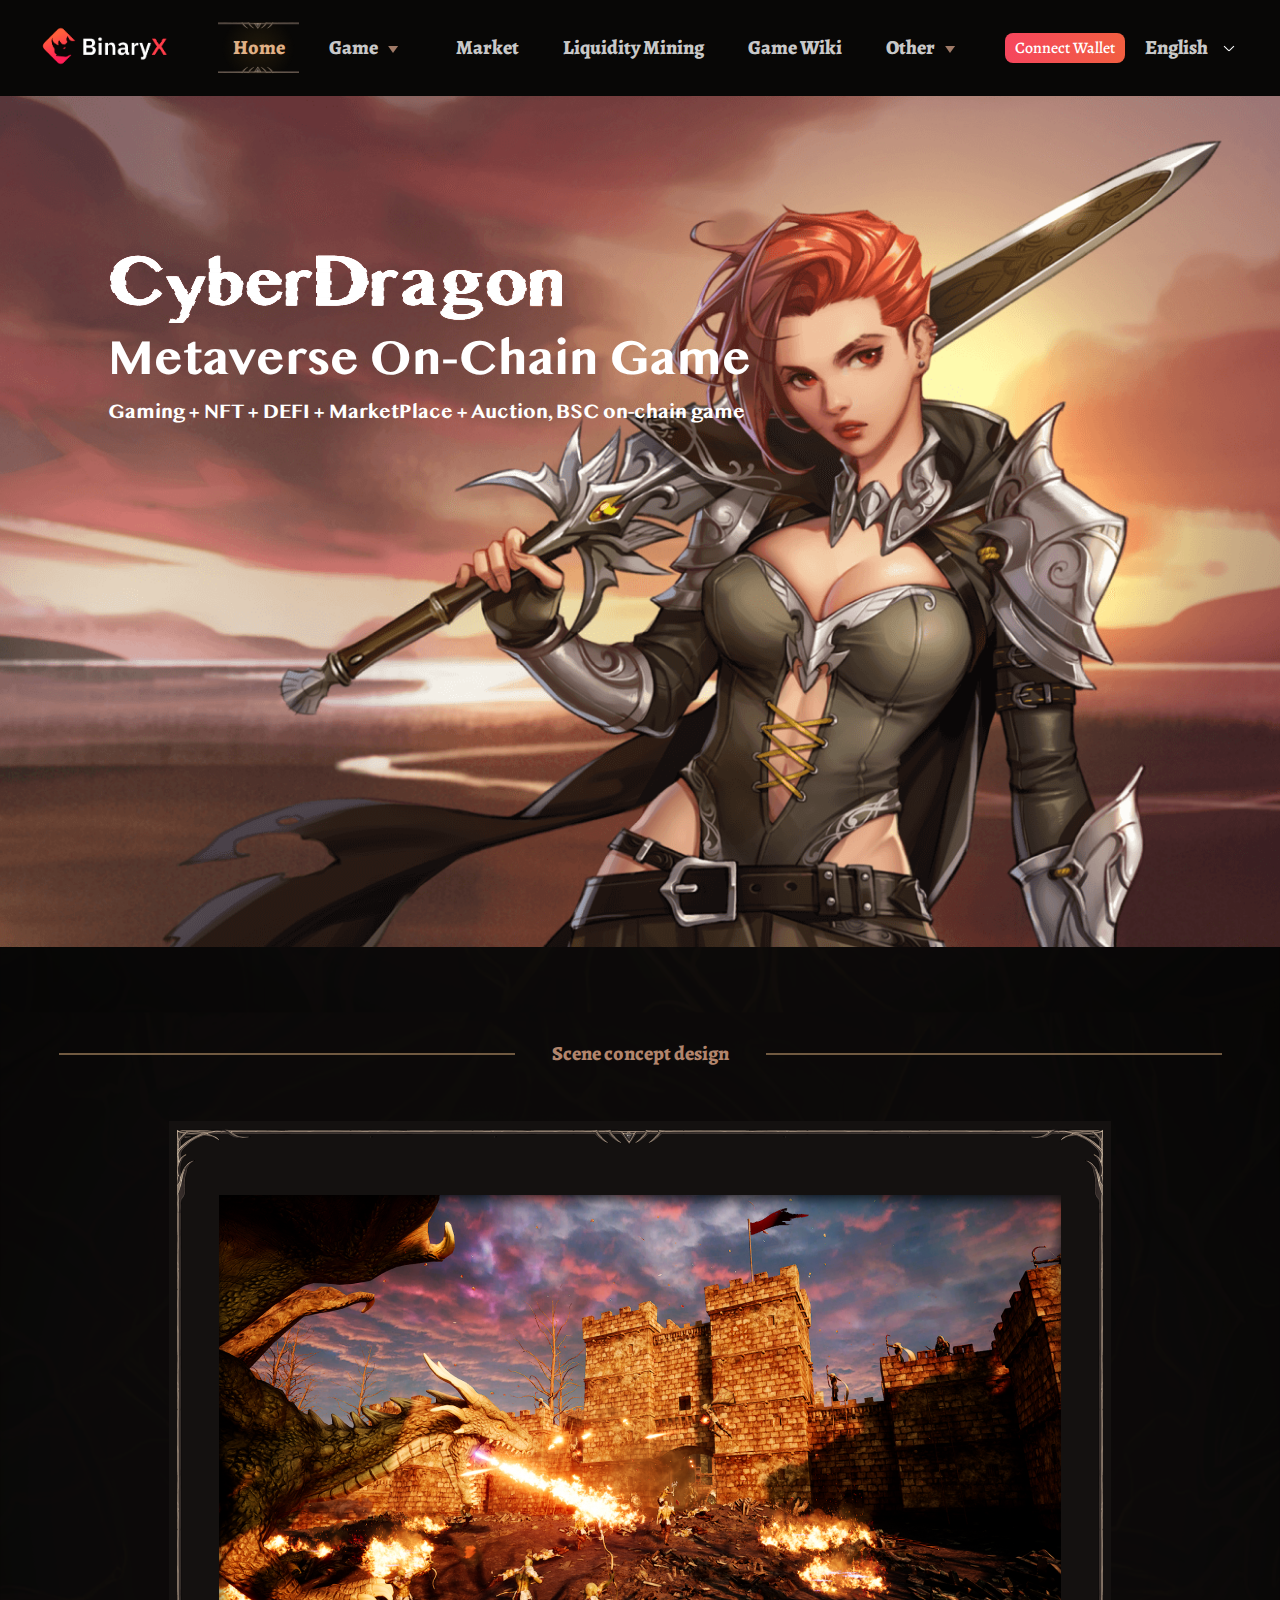
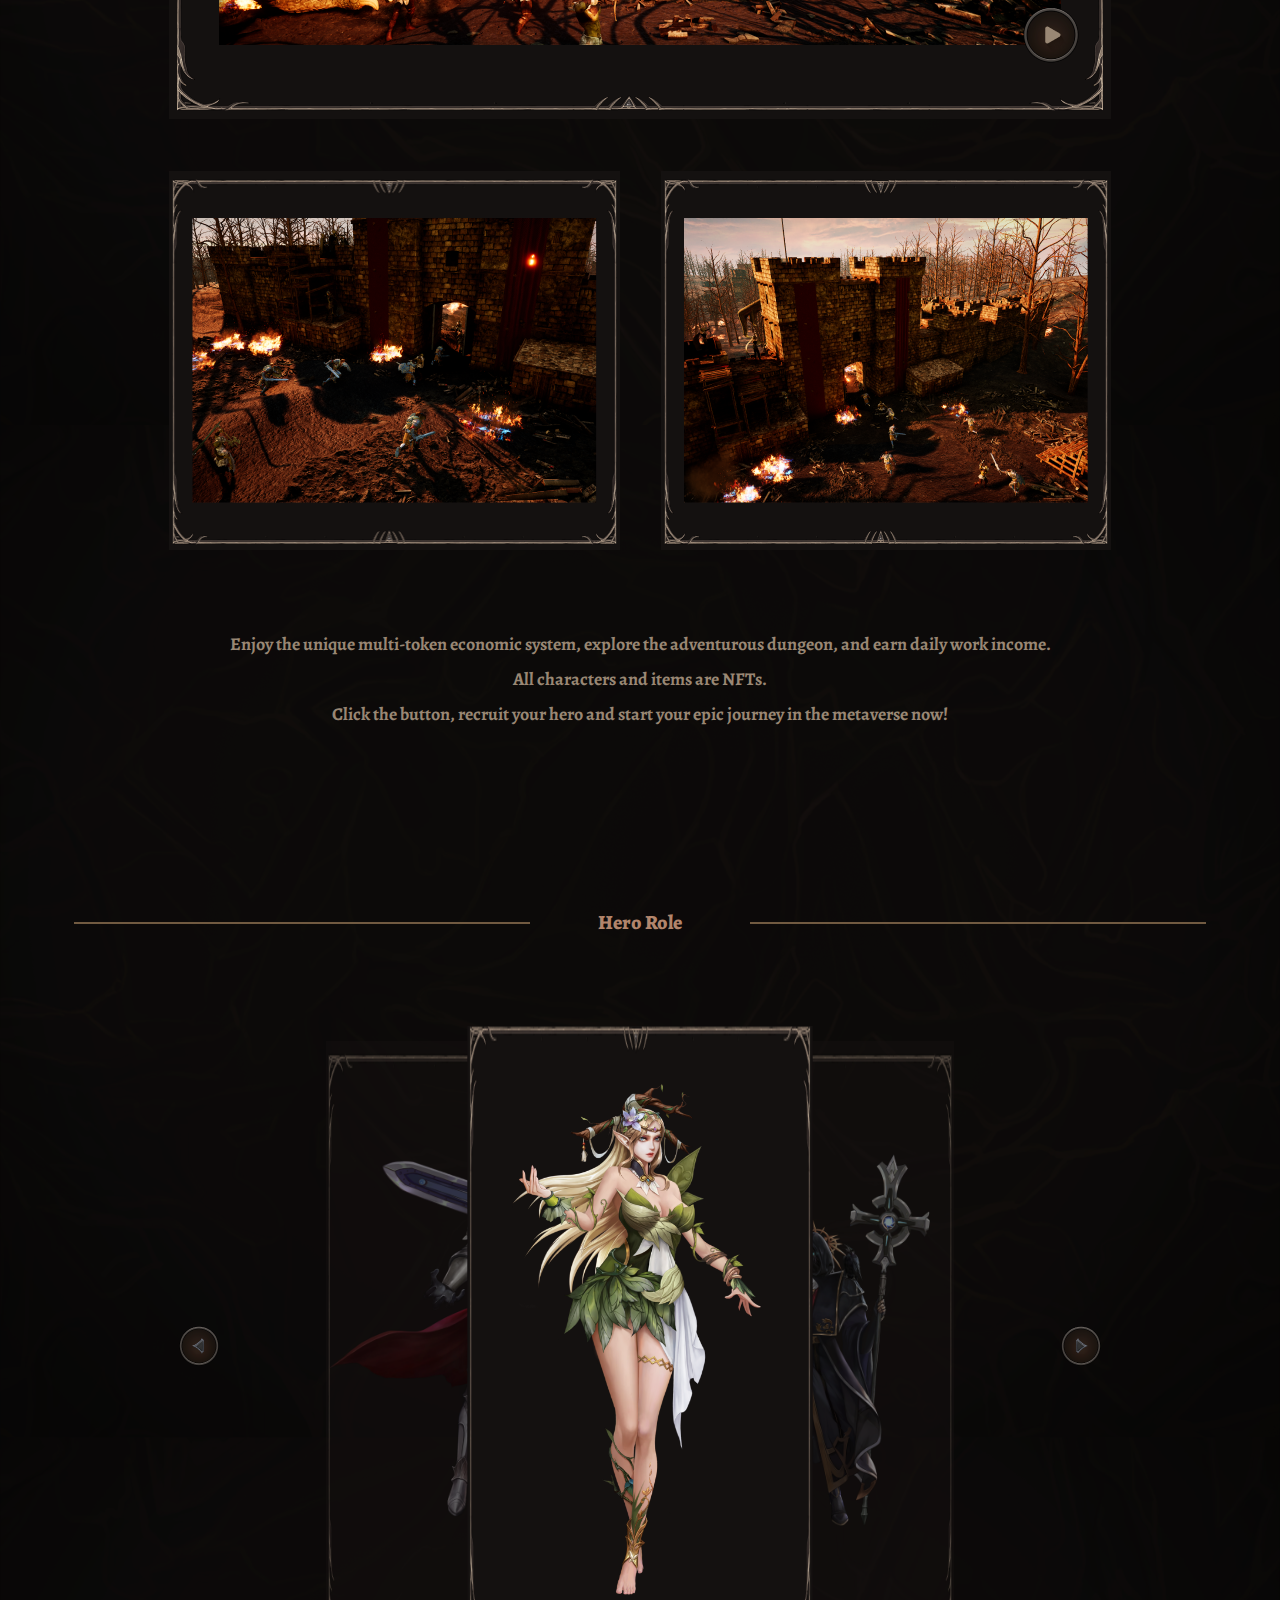
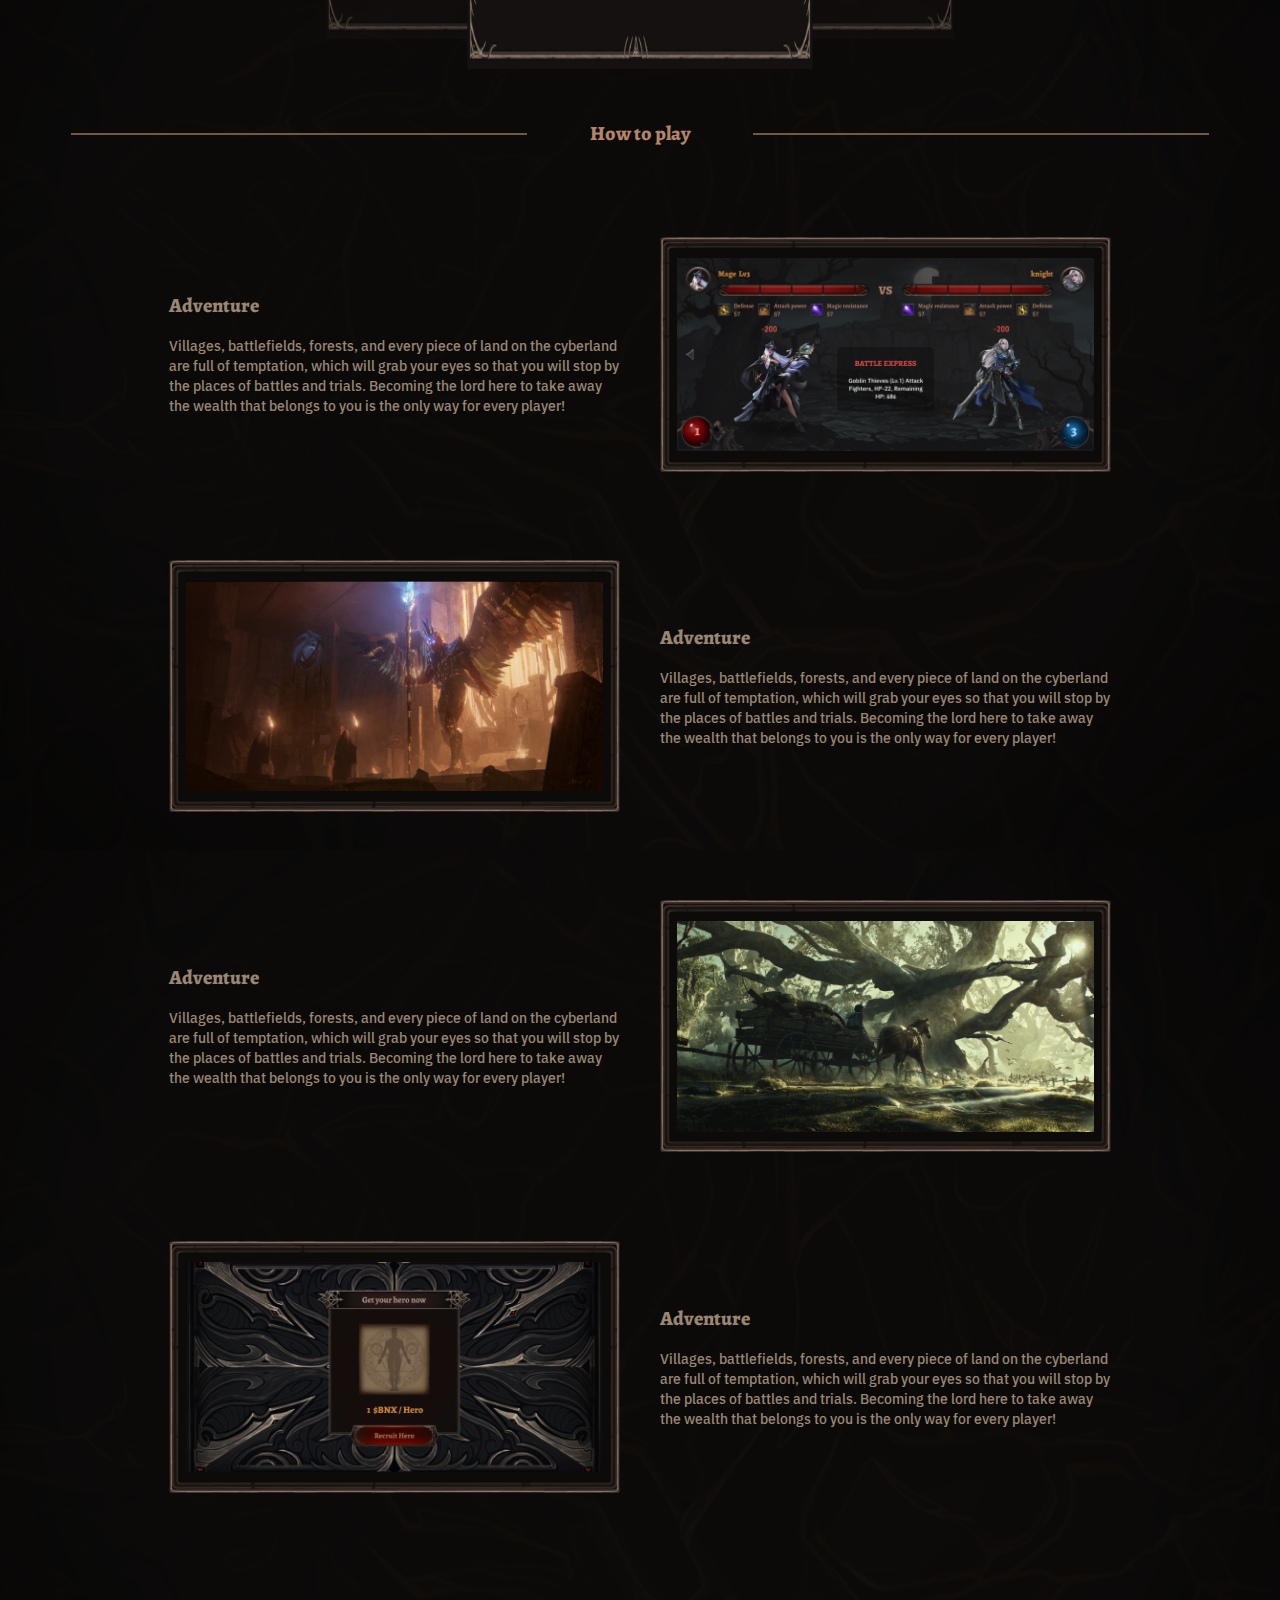
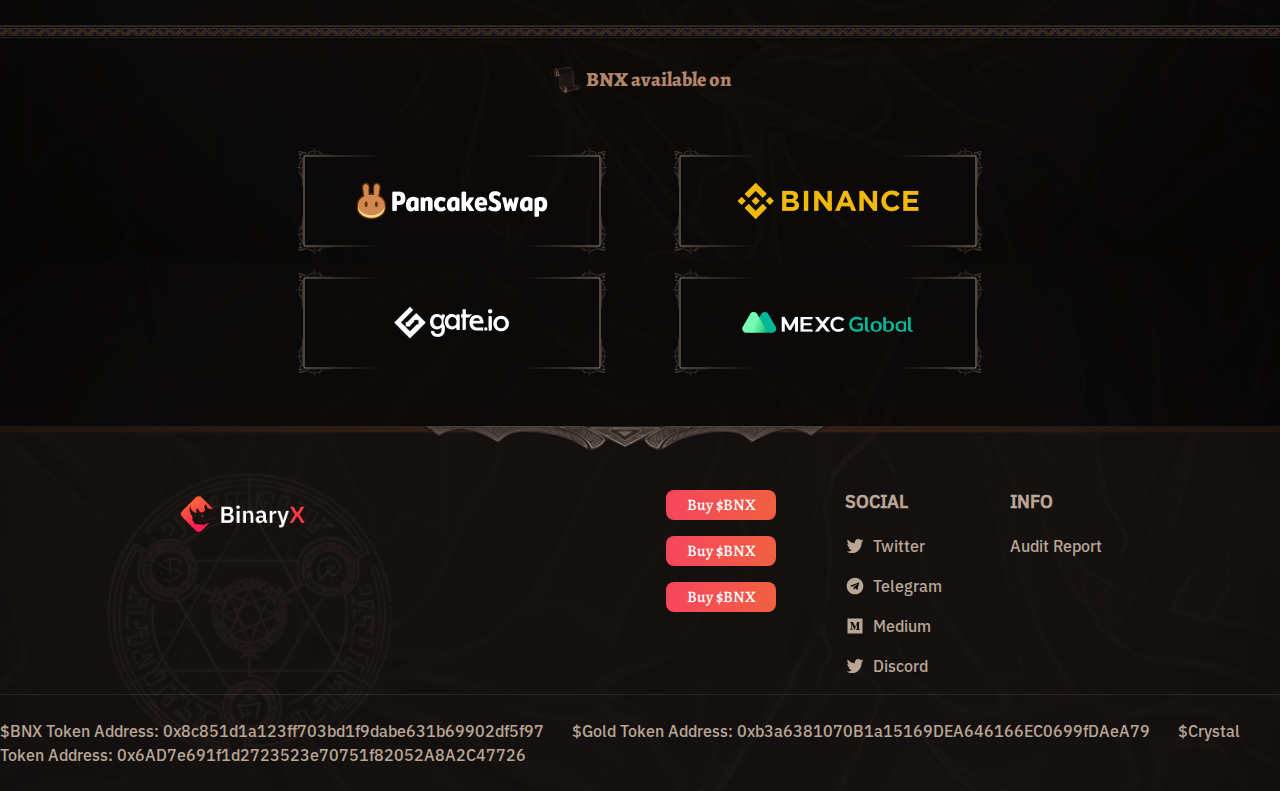
<file: index.html>
<!DOCTYPE html>
<html lang="en">

<head>
    <meta charset="UTF-8" />
    <meta http-equiv="X-UA-Compatible" content="IE=edge" />
    <meta name="viewport" content="width=device-width, initial-scale=1.0" />
    <title>BimareX</title>
    <link rel="apple-touch-icon" sizes="152x152" href="./icons/apple-touch-icon.png">
    <link rel="icon" type="image/png" sizes="32x32" href="./icons/favicon-32x32.png">
    <link rel="icon" type="image/png" sizes="16x16" href="./icons/favicon-16x16.png">
    <link rel="manifest" href="./icons/site.webmanifest">
    <link rel="mask-icon" href="./icons/safari-pinned-tab.svg" color="#5bbad5">
    <meta name="msapplication-TileColor" content="#da532c">
    <meta name="theme-color" content="#ffffff">
    <script src="https://cdn.jsdelivr.net/npm/swiper@8/swiper-bundle.min.js"></script>
    <link rel="stylesheet" href="./css/normalaze.css" />
    <link rel="stylesheet" href="https://cdn.jsdelivr.net/npm/swiper@8/swiper-bundle.min.css" />
    <link rel="stylesheet" href="./css/fonts.css" />
    <link rel="stylesheet" href="./css/style.css" />
    <link rel="stylesheet" href="./css/media.css">
</head>

<body>
    <header class="header">
        <div class="header-box">
            <div class="header__wrapper">
                <nav class="header_nav">
                    <div class="header__logo"><img src="./img/logo.png" alt="" /></div>
                    <ul class="menu">
                        <li class="menu__element is_active"> <a href="#q">Home</a> </li>
                        <li class="menu__element menu__elementDrop">
                            <div class="dropdown menu_dropdown"> <button class="dropdown__button">Game</button>
                                <ul class="dropdown__list"> <a href="./game.html">
                                        <li class="dropdown-item">CyberDragon</li>
                                    </a> <a href="./other/whitePaper.html">
                                        <li class="dropdown-item"> CyberChess</li>
                                    </a> </ul> <input type="text" name="select-category" value=""
                                    class="dropdown__input-hidden" />
                            </div>
                        </li>
                        <li class="menu__element"><a href="#">Market</a></li>
                        <li class="menu__element"><a href="./LiquidityMining.html">Liquidity Mining</a></li>
                        <li class="menu__element"><a href="#">Game Wiki</a></li>
                        <li class="menu__element menu__elementDrop">
                            <div class="dropdown menu_dropdown"> <button class="dropdown__button">Other</button>
                                <ul class="dropdown__list"> <a href="./other/dao.html">
                                        <li class="dropdown-item">DAO</li>
                                    </a> <a href="./other/whitePaper.html">
                                        <li class="dropdown-item"> White Paper </li>
                                    </a> </ul> <input type="text" name="select-category" value=""
                                    class="dropdown__input-hidden" />
                            </div>
                        </li>
                        <div class="close-menu"> <img src="./img/icons/closeI.png" alt="Close"> </div>
                    </ul>
                    <div class="header__article"> <button class="button">Connect Wallet</button>
                        <div class="dropdown"> <button class="dropdown__button inner__btn">English</button>
                            <ul class="dropdown__list">
                                <li class="dropdown__list-item" data-value="travel">English</li>
                                <li class="dropdown__list-item" data-value="lessons"> 繁體中文 </li>
                            </ul> <input type="text" name="select-category" value="" class="dropdown__input-hidden" />
                        </div>
                    </div>
                </nav>
                <div class="btn-icon" id="open_menu">Menu <img src="./img/icons/menuI.png" alt="#"></div>
            </div>
        </div>
        <div class="bg_activeM"> </div>
    </header>
    <main class="main">
        <section class="banner">
            <div class="container">
                <div class="banner__content"> <img src="./img/banner_img/banner_text.png" alt="#" />
                    <div class="banner__subtitle">Metaverse On-Chain Game</div>
                    <div class="bunner__text"> Gaming + NFT + DEFI + MarketPlace + Auction, BSC on-chain game </div>
                </div>
            </div>
        </section>
        <section class="scene">
            <div class="container">
                <div class="blockTitle">
                    <div class="blockTitle__line"></div>
                    <div class="blockTitle__text">Scene concept design</div>
                    <div class="blockTitle__line"></div>
                </div>
                <div class="content_box">
                    <div class="video">
                        <div class="video__img"> <img src="./img/scene/video_img.png" alt="#" />
                            <div class="video__play"> <img src="./img/scene/video_play.png" alt="#" /> </div>
                        </div>
                    </div>
                    <div class="scene__imeges">
                        <div class="scene__img"> <img src="./img/scene/photo1.png" alt="#" /> </div>
                        <div class="scene__img"> <img src="./img/scene/photo2.png" alt="#" /> </div>
                    </div>
                </div>
                <div class="scene__text">
                    <div> Enjoy the unique multi-token economic system, explore the adventurous dungeon, and earn daily
                        work income. </div>
                    <div>All characters and items are NFTs.</div>
                    <div> Click the button, recruit your hero and start your epic journey in the metaverse now! </div>
                </div>
            </div>
        </section>
        <section class="hero">
            <div class="container">
                <div class="blockTitle">
                    <div class="blockTitle__line"></div>
                    <div class="blockTitle__text">Hero Role</div>
                    <div class="blockTitle__line"></div>
                </div>
                <div class="swiper">
                    <div class="swiper-wrapper">
                        <div class="swiper-slide"> <img src="./img/slider/hero1.png" alt="hero" /> </div>
                        <div class="swiper-slide"> <img src="./img/slider/hero2.png" alt="hero" /> </div>
                        <div class="swiper-slide"> <img src="./img/slider/hero3.png" alt="hero" /> </div>
                        <div class="swiper-slide"> <img src="./img/slider/hero4.png" alt="hero" /> </div>
                        <div class="swiper-slide"> <img src="./img/slider/hero5.png" alt="hero" /> </div>
                        <div class="swiper-slide"> <img src="./img/slider/hero6.png" alt="hero" /> </div>
                        <div class="swiper-slide"> <img src="./img/slider/hero7.png" alt="hero" /> </div>
                        <div class="swiper-slide"> <img src="./img/slider/hero8.png" alt="hero" /> </div>
                    </div>
                    <div class="swiper-button-prev"> <img src="./img/slider/prev.png" alt="{" /> </div>
                    <div class="swiper-button-next"> <img src="./img/slider/next.png" alt="}" /> </div>
                </div>
            </div>
        </section>
        <section class="toPlay">
            <div class="container">
                <div class="blockTitle">
                    <div class="blockTitle__line"></div>
                    <div class="blockTitle__text">How to play</div>
                    <div class="blockTitle__line"></div>
                </div>
                <div class="toPlay__wrapper">
                    <div class="toPlay-box">
                        <div class="toPlay-box__text">
                            <h3 class="toPlay-box__title">Adventure</h3> Villages, battlefields, forests, and every
                            piece of land on the cyberland are full of temptation, which will grab your eyes so that you
                            will stop by the places of battles and trials. Becoming the lord here to take away the
                            wealth that belongs to you is the only way for every player!
                        </div>
                        <div class="toPlay-box__img"> <img src="./img/howToPlay/1.png" alt="#" /> </div>
                    </div>
                    <div class="toPlay-box">
                        <div class="toPlay-box__img"> <img src="./img/howToPlay/2.png" alt="#" /> </div>
                        <div class="toPlay-box__text">
                            <h3 class="toPlay-box__title">Adventure</h3> Villages, battlefields, forests, and every
                            piece of land on the cyberland are full of temptation, which will grab your eyes so that you
                            will stop by the places of battles and trials. Becoming the lord here to take away the
                            wealth that belongs to you is the only way for every player!
                        </div>
                    </div>
                    <div class="toPlay-box">
                        <div class="toPlay-box__text">
                            <h3 class="toPlay-box__title">Adventure</h3> Villages, battlefields, forests, and every
                            piece of land on the cyberland are full of temptation, which will grab your eyes so that you
                            will stop by the places of battles and trials. Becoming the lord here to take away the
                            wealth that belongs to you is the only way for every player!
                        </div>
                        <div class="toPlay-box__img"> <img src="./img/howToPlay/3.png" alt="#" /> </div>
                    </div>
                    <div class="toPlay-box">
                        <div class="toPlay-box__img"> <img src="./img/howToPlay/4.png" alt="#" /> </div>
                        <div class="toPlay-box__text">
                            <h3 class="toPlay-box__title">Adventure</h3> Villages, battlefields, forests, and every
                            piece of land on the cyberland are full of temptation, which will grab your eyes so that you
                            will stop by the places of battles and trials. Becoming the lord here to take away the
                            wealth that belongs to you is the only way for every player!
                        </div>
                    </div>
                </div>
            </div>
        </section>
        <section class="BNX">
            <div class="container">
                <div class="blockTitle__text">BNX available on</div>
                <div class="BNX__wrapper"> <a href="#" class="BNX__button"><img src="./img/BNX/1.png" alt="#" /></a> <a
                        href="#" class="BNX__button"><img src="./img/BNX/2.png" alt="#" /></a> </div>
                <div class="BNX__wrapper"> <a href="#" class="BNX__button"><img src="./img/BNX/3.png" alt="#" /></a> <a
                        href="#" class="BNX__button"><img src="./img/BNX/4.png" alt="#" /></a> </div>
                </ </div>
        </section>
    </main>
    <footer class="footer">
        <div class="container">
            <div class="footer__top">
                <div class="header__logo"><img src="./img/logo.png" alt="" /></div>
                <div class="footer__media">
                    <div class="footer__btns"> <button class="button">Buy $BNX</button><button class="button">Buy
                            $BNX</button><button class="button">Buy $BNX</button> </div>
                    <div class="footer__socialNetwork">
                        <div class="footer__title"> SOCIAL </div>
                        <ul class="socialNet">
                            <li class="socialNet__i"><a href="#"><img src="./img/icons/twitter.svg"
                                        alt=""><span>Twitter</span></a> </li>
                            <li class="socialNet__i"><a href="#"><img src="./img/icons/telegram.svg"
                                        alt=""><span>Telegram</span></a> </li>
                            <li class="socialNet__i"><a href="#"><img src="./img/icons/medium.svg"
                                        alt=""><span>Medium</span></a></li>
                            <li class="socialNet__i"><a href="#"><img src="./img/icons/discord.svg"
                                        alt=""><span>Discord</span></a> </li>
                        </ul>
                    </div>
                    <div class="footer__info">
                        <div class="footer__title"> INFO </div>
                        <ul class="socialNet">
                            <li class="socialNet__i"><a href="#"><span>Audit Report</span></a></li>
                        </ul>
                    </div>
                </div>
            </div>
            <div class="footer__bottom"> <span> $BNX Token Address: 0x8c851d1a123ff703bd1f9dabe631b69902df5f97 </span>
                <span> $Gold Token Address: 0xb3a6381070B1a15169DEA646166EC0699fDAeA79</span> <span> $Crystal Token
                    Address: 0x6AD7e691f1d2723523e70751f82052A8A2C47726 </span> </div>
        </div>
    </footer>
    <script src="./js/script.js"></script>
</body>

</html>
</file>
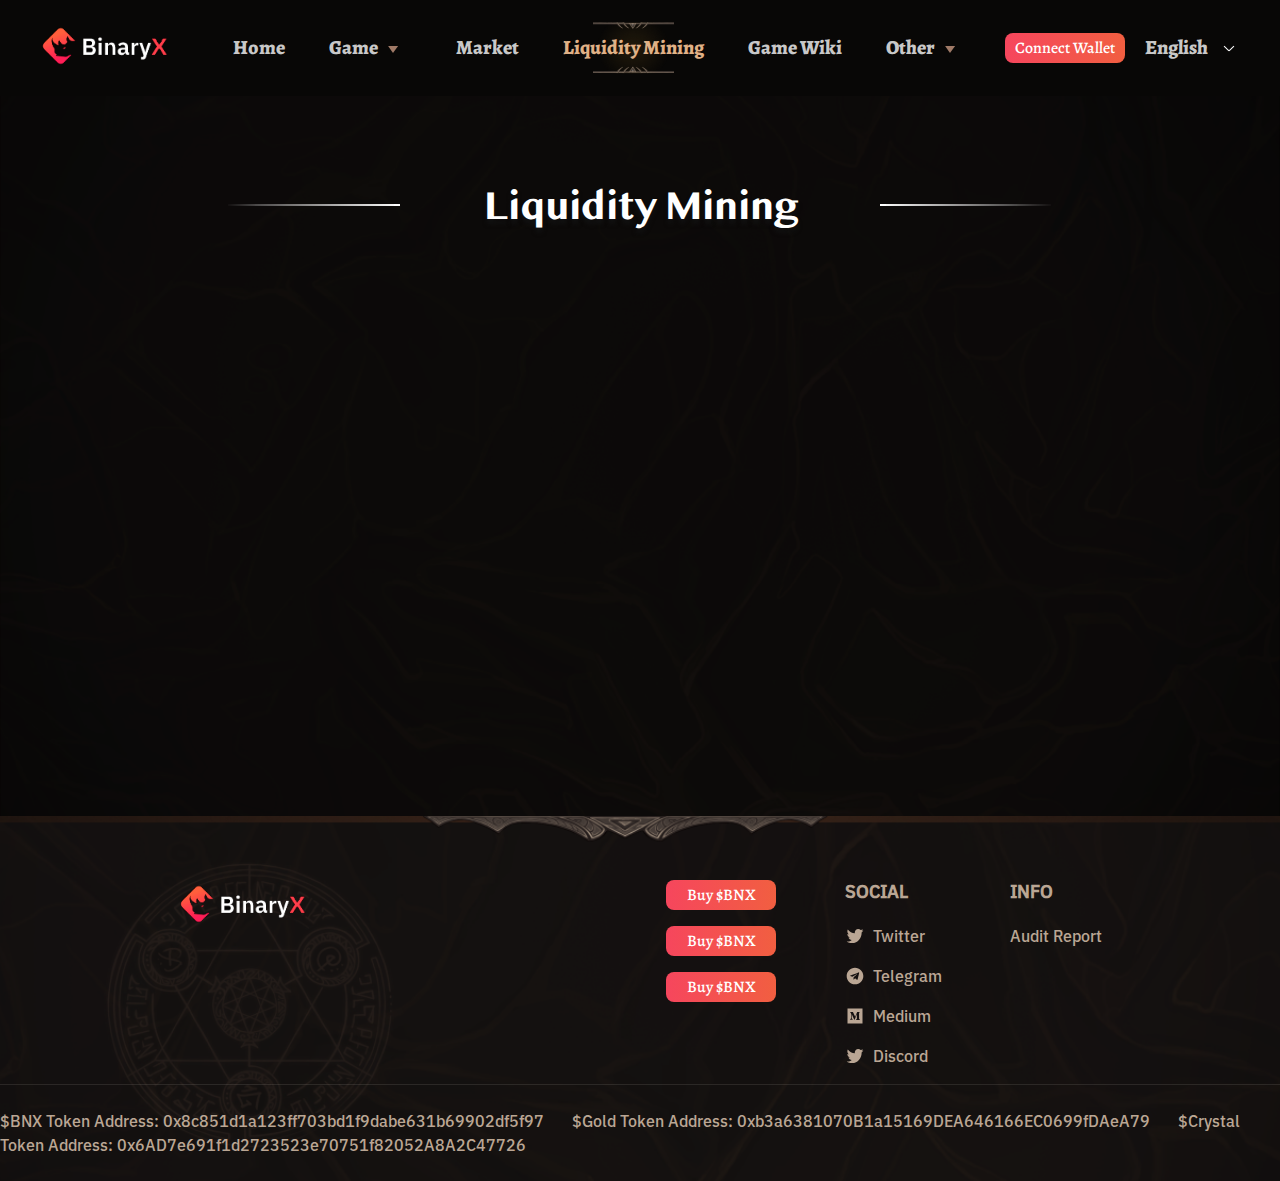
<file: LiquidityMining.html>
<!DOCTYPE html>
<html lang="en">

<head>
    <meta charset="UTF-8">
    <meta http-equiv="X-UA-Compatible" content="IE=edge">
    <meta name="viewport" content="width=device-width,initial-scale=1">
    <title>BimareX</title>
    <link rel="apple-touch-icon" sizes="152x152" href="./icons/apple-touch-icon.png">
    <link rel="icon" type="image/png" sizes="32x32" href="./icons/favicon-32x32.png">
    <link rel="icon" type="image/png" sizes="16x16" href="./icons/favicon-16x16.png">
    <link rel="manifest" href="./icons/site.webmanifest">
    <link rel="mask-icon" href="./icons/safari-pinned-tab.svg" color="#5bbad5">
    <meta name="msapplication-TileColor" content="#da532c">
    <meta name="theme-color" content="#ffffff">
    <script src="https://cdn.jsdelivr.net/npm/swiper@8/swiper-bundle.min.js"></script>
    <link rel="stylesheet" href="./css/normalaze.css">
    <link rel="stylesheet" href="https://cdn.jsdelivr.net/npm/swiper@8/swiper-bundle.min.css">
    <link rel="stylesheet" href="./css/fonts.css">
    <link rel="stylesheet" href="./css/style.css">
    <link rel="stylesheet" href="./css/media.css">
</head>

<body>
    <header class="header">
        <div class="header-box">
            <div class="header__wrapper">
                <nav class="header_nav">
                    <div class="header__logo"><img src="./img/logo.png" alt=""></div>
                    <ul class="menu">
                        <li class="menu__element"><a href="./index.html">Home</a></li>
                        <li class="menu__element menu__elementDrop">
                            <div class="dropdown menu_dropdown"><button class="dropdown__button">Game</button>
                                <ul class="dropdown__list"><a href="./game.html">
                                        <li class="dropdown-item">CyberDragon</li>
                                    </a><a href="#">
                                        <li class="dropdown-item">CyberChess</li>
                                    </a></ul><input name="select-category" class="dropdown__input-hidden">
                            </div>
                        </li>
                        <li class="menu__element"><a href="#">Market</a></li>
                        <li class="menu__element is_active"><a href="#">Liquidity Mining</a></li>
                        <li class="menu__element"><a href="#">Game Wiki</a></li>
                        <li class="menu__element menu__elementDrop">
                            <div class="dropdown menu_dropdown"><button class="dropdown__button">Other</button>
                                <ul class="dropdown__list"><a href="./other/dao.html">
                                        <li class="dropdown-item">DAO</li>
                                    </a><a href="./other/whitePaper.html">
                                        <li class="dropdown-item">White Paper</li>
                                    </a></ul><input name="select-category" class="dropdown__input-hidden">
                            </div>
                        </li>
                        <div class="close-menu"><img src="./img/icons/closeI.png" alt="Close"></div>
                    </ul>
                    <div class="header__article"><button class="button">Connect Wallet</button>
                        <div class="dropdown"><button class="dropdown__button inner__btn">English</button>
                            <ul class="dropdown__list">
                                <li class="dropdown__list-item" data-value="travel">English</li>
                                <li class="dropdown__list-item" data-value="lessons">繁體中文</li>
                            </ul><input name="select-category" class="dropdown__input-hidden">
                        </div>
                    </div>
                </nav>
                <div class="btn-icon" id="open_menu">Menu <img src="./img/icons/menuI.png" alt="#"></div>
            </div>
        </div>
        <div class="bg_activeM"></div>
    </header>
    <main class="main">
        <section class="title">
            <div class="container">
                <div class="title__wrapper">
                    <div class="title__line left_line"></div><span class="title__class">Liquidity Mining</span>
                    <div class="title__line right_line"></div>
                </div>
            </div>
        </section>
    </main>
    <footer class="footer">
        <div class="container">
            <div class="footer__top">
                <div class="header__logo"><img src="./img/logo.png" alt=""></div>
                <div class="footer__media">
                    <div class="footer__btns"><button class="button">Buy $BNX</button><button class="button">Buy
                            $BNX</button><button class="button">Buy $BNX</button></div>
                    <div class="footer__socialNetwork">
                        <div class="footer__title">SOCIAL</div>
                        <ul class="socialNet">
                            <li class="socialNet__i"><a href="#"><img src="./img/icons/twitter.svg"
                                        alt=""><span>Twitter</span></a></li>
                            <li class="socialNet__i"><a href="#"><img src="./img/icons/telegram.svg"
                                        alt=""><span>Telegram</span></a></li>
                            <li class="socialNet__i"><a href="#"><img src="./img/icons/medium.svg"
                                        alt=""><span>Medium</span></a></li>
                            <li class="socialNet__i"><a href="#"><img src="./img/icons/discord.svg"
                                        alt=""><span>Discord</span></a></li>
                        </ul>
                    </div>
                    <div class="footer__info">
                        <div class="footer__title">INFO</div>
                        <ul class="socialNet">
                            <li class="socialNet__i"><a href="#"><span>Audit Report</span></a></li>
                        </ul>
                    </div>
                </div>
            </div>
            <div class="footer__bottom"><span>$BNX Token Address: 0x8c851d1a123ff703bd1f9dabe631b69902df5f97
                </span><span>$Gold Token Address: 0xb3a6381070B1a15169DEA646166EC0699fDAeA79</span> <span>$Crystal Token
                    Address: 0x6AD7e691f1d2723523e70751f82052A8A2C47726</span></div>
        </div>
    </footer>
    <script src="./js/script.js"></script>
</body>

</html>
</file>
<file: css/normalaze.css>
*, *::before, *::after { box-sizing: border-box; margin: 0; padding: 0; } ul, ol { padding: 0; } body { min-height: 100vh; scroll-behavior: smooth; text-rendering: optimizeSpeed; line-height: 1.5; } ul, ol { list-style: none; } a:not([class]) { text-decoration-skip-ink: auto; } img { max-width: 100%; display: block; } article>*+* { margin-top: 1em; } input, button, textarea, select { font: inherit; } button { border: none; } @media (prefers-reduced-motion: reduce) { * { animation-duration: 0.01ms !important; animation-iteration-count: 1 !important; transition-duration: 0.01ms !important; scroll-behavior: auto !important; } }
</file>
<file: css/fonts.css>
@font-face { font-family: DINPro-Regular; src: url(./../fonts/DINPro-Regular.86fda987.otf); } @font-face { font-family: DINPro-Medium; src: url(./../fonts/DINPro-Medium.6ea892b4.ttf); } @font-face { font-family: DINPro-Bold; src: url(./../fonts/DINPro-Bold.76948238.ttf); } @font-face { font-family: IBMPlexSans-Regular; src: url(./../fonts/IBMPlexSans-Regular.177a43ac.otf); } @font-face { font-family: IBMPlexSans-Medium; src: url(./../fonts/IBMPlexSans-Medium.74982386.otf); } @font-face { font-family: IBMPlexSans-SemiBold; font-weight: 600; src: url(./../fonts/IBMPlexSans-SemiBold.1f4b8be3.otf); } @font-face { font-family: MalayalamMN; src: url(./../fonts/MalayalamMN.c5184cef.ttf); } @font-face { font-family: MalayalamMN-Bold; font-weight: 700; src: url(./../fonts/MalayalamMN-Bold.3709416c.ttf); } @font-face { font-family: Alegreya-Black; src: url(./../fonts/Alegreya-Black.07a9bb75.ttf); } @font-face { font-family: Alegreya-ExtraBold; src: url(./../fonts/Alegreya-ExtraBold.a2cdca82.ttf); } @font-face { font-family: Alegreya-Bold; src: url(./../fonts/Alegreya-Bold.52a9512b.ttf); } @font-face { font-family: Alegreya-Medium; src: url(./../fonts/Alegreya-Medium.b6c38435.ttf); } @font-face { font-family: Alegreya-Regular; src: url(./../fonts/Alegreya-Regular.fb910991.ttf); } @font-face { font-family: NotoSerif-Bold; src: url(./../fonts/NotoSerif-Bold.cd68b227.ttf); } @font-face { font-family: NotoSerif-Regular; src: url(./../fonts/NotoSerif-Regular.ceeb2cf5.ttf); }
</file>
<file: css/style.css>
body {
  font-family: IBMPlexSans-Medium, PingFangSC-Regular, Avenir, Helvetica, Arial,
    sans-serif;
}
.container {
  max-width: 1440px;
  margin: 0 auto;
}
.main {
  overflow: hidden;
  background-color: #000;
  background: #080706 url(../img/bg/main_bg.png) repeat-y 0 0;
  background-size: 100% auto;
}
.header {
  height: 96px;
  width: 100%;
  margin: 0 auto;
  background: #080706;
  display: flex;
  align-items: center;
  position: fixed;
  z-index: 3;
}
.header__logo img {
  width: 132px;
  height: 48px;
}
.header-box {
  max-width: 1200px;
  margin: auto;
}
.header__wrapper {
  display: flex;
  align-items: center;
  justify-content: space-between;
  width: 1200px;
}
.header_nav {
  display: flex;
  justify-content: space-between;
  width: 100%;
}
.header__article {
  display: flex;
  align-items: center;
  justify-content: space-between;
}
.btn-icon {
  display: none;
  color: #b2856c;
  font-weight: 700;
  font-family: Alegreya-Bold;
  font-size: 16px;
  align-items: center;
  cursor: pointer;
}
.btn-icon img {
  margin-left: 6px;
}
.close-menu {
  display: none;
  width: 24px;
  height: 24px;
  position: absolute;
  z-index: 6;
  top: 20px;
  right: 20px;
  cursor: pointer;
}
.close-menu img {
  width: 100%;
  height: 100%;
  object-fit: cover;
}
.menu {
  display: flex;
  margin-left: 24px;
  flex-wrap: wrap;
  position: relative;
  transition: 0.3s all;
}
.bg_activeM {
  display: none;
  position: fixed;
  width: 100vw;
  height: 100vh;
  top: 0;
  left: 0;
  background-color: rgba(0, 0, 0, 0.6);
  z-index: 4;
}
.bg_activeMA {
  display: block;
}
.menu__element {
  padding: 0 16px;
  font-size: 20px;
  height: 52px;
  cursor: pointer;
  position: relative;
  display: flex;
  align-items: center;
}
.menu__element a:hover {
  color: #e0b186;
  background: radial-gradient(
    45.06% 64.83% at 50% 50%,
    rgba(135, 98, 25, 0.21) 0,
    rgba(125, 94, 32, 0) 100%
  );
  text-shadow: 0 3px 4px rgb(10 7 2 / 97%);
}
.menu__element:not(:first-child) {
  margin-left: 12px;
}
.menu__element a {
  font-weight: 800;
  font-family: Alegreya-ExtraBold;
  line-height: 52px;
  color: hsla(0, 0%, 100%, 0.8);
  text-decoration: none;
}
.menu__element .dropdown__button::after {
  display: none;
}
.menu__element .dropdown__button::before {
  border: 5px solid transparent;
  margin: 0;
  border-left: 7px solid #a07a67;
  height: 0;
  background-color: #fff0;
  top: 47%;
  transform: rotateZ(91deg);
}
.menu__element .dropdown__button_active {
  color: #e0b186;
  background: radial-gradient(
    45.06% 64.83% at 50% 50%,
    rgba(135, 98, 25, 0.21) 0,
    rgba(125, 94, 32, 0) 100%
  );
  text-shadow: 0 3px 4px rgb(10 7 2 / 97%);
}
.menu__element .dropdown__list {
  background: #564135;
  box-shadow: none;
  position: absolute;
  border-radius: 0;
  z-index: 7;
  overflow: visible;
  width: auto;
}
.menu__element .dropdown-item,
.menu__element .dropdown__list-item {
  color: #b2856c;
  width: 170px;
}
.menu__element .dropdown-item:hover,
.menu__element .dropdown__list-item:hover {
  background: #564135;
}
.menu .dropdown__button {
  width: 83px;
}
.is_active {
  background: url(../img/bg/bg_menuItems.png) no-repeat center 0 !important;
  background-size: auto 100%;
}
.is_active .dropdown .dropdown__button,
.is_active a {
  color: #e0b186;
}
.button {
  background: linear-gradient(90.7deg, #f6465d 0.15%, #f15f40 101.76%);
  border-radius: 8px;
  color: #fff;
  width: auto;
  padding: 3px 10px;
  font-size: 16px;
  cursor: pointer;
  font-weight: 500;
  font-family: Alegreya-Medium;
  border: none;
}
.header .button {
  margin-right: 20px;
}
.header .button:hover {
  background: linear-gradient(90.7deg, #d13d4d 0.15%, #ce5038 101.76%);
}
.dropdown {
  position: relative;
}
.dropdown__button {
  position: relative;
  display: block;
  text-align: left;
  font-weight: 900;
  font-family: Alegreya-ExtraBold;
  height: 28px;
  width: 95px;
  font-size: 20px;
  line-height: 28px;
  outline: 0;
  background: #aaaaaa00;
  border: none;
  color: hsla(0, 0%, 100%, 0.8);;
  cursor: pointer;
}
.dropdown__button::after {
  content: "";
  position: absolute;
  top: 40%;
  right: 8px;
  width: 1px;
  height: 7px;
  background-color: #fff;
  transform: rotateZ(45deg);
  pointer-events: none;
}
.dropdown__button::before {
  content: "";
  position: absolute;
  top: 40%;
  right: 13px;
  width: 1px;
  height: 7px;
  background-color: #fff;
  transform: rotateZ(-45deg);
  pointer-events: none;
}
.dropdown__list {
  display: none;
  background: #fff;
  box-shadow: 0 0 6px rgb(0 0 0 / 10%);
  position: absolute;
  left: 0;
  border-radius: 4px;
  list-style-type: none;
  top: 38px;
  margin: 0;
  padding: 0;
  overflow: hidden;
  width: 100%;
  z-index: 5;
}
.dropdown__list--visible {
  display: block;
}
.dropdown-item,
.dropdown__list-item {
  margin: 0;
  border: none;
  border-bottom: 0;
  cursor: pointer;
  color: #5f6368;
  font-weight: 800;
  font-family: Alegreya-ExtraBold;
  line-height: 44px;
  padding: 0 16px;
  font-size: 15px;
}
.dropdown__list-item:first-child {
  border-radius: 4px 4px 0 0;
}
.dropdown__list-item:last-child {
  border-radius: 0 0 4px 4px;
  border-bottom: none;
}
.header.dropdown__list-item:hover {
  background: #efefef;
}
.dropdown__input-hidden {
  display: none;
}
.banner {
  background: url(../img/bg/bg_banner.png) no-repeat center 0;
  background-size: auto 100%;
  min-height: 851px;
  margin-top: 96px;
}
.banner__content {
  padding: 12.2% 0 0 8.4%;
}
.banner__subtitle {
  font-family: MalayalamMN-Bold;
  font-size: 49px;
  line-height: 70px;
  color: #fff;
  margin-top: -2px;
}
.bunner__text {
  font-family: MalayalamMN-Bold;
  font-size: 20px;
  line-height: 28px;
  color: #fff;
  margin-top: 6px;
}
.scene {
  padding: 92px 0 132px 0;
}
.blockTitle {
  display: flex;
  align-items: center;
  justify-content: space-around;
  max-width: 1200px;
  margin: 0 auto;
}
.blockTitle__text {
  text-align: center;
  font-size: 20px;
  font-weight: 800;
  font-family: Alegreya-ExtraBold;
  color: #b2856c;
}
.blockTitle__line {
  width: 38%;
  height: 2px;
  background: #715a41;
}
.content_box {
  max-width: 942px;
  margin: 0 auto;
}
.video {
  margin: 52px auto;
  background: url(../img/bg/index_bg1.png) no-repeat 50%;
  background-size: 100% 100%;
  padding: 74px 50px;
}
.video__img {
  position: relative;
}
.video img {
  width: 100%;
  height: 100%;
  -o-object-fit: cover;
  object-fit: cover;
}
.video__play {
  position: absolute;
  right: -18px;
  bottom: -20px;
  cursor: pointer;
}
.scene__imeges {
  display: flex;
  justify-content: space-between;
  align-items: center;
}
.scene__img {
  padding: 47px 23px;
  background: url(../img/bg/index_bg2.png) no-repeat 50%;
  background-size: 100% 100%;
}
.scene__img img {
  width: 100%;
  height: 100%;
  -o-object-fit: cover;
  object-fit: cover;
}
.scene__text {
  max-width: 922px;
  margin: 82px auto 0;
  line-height: 24px;
  color: #998774;
  text-align: center;
  font-size: 18px;
  font-weight: 700;
  font-family: Alegreya-Bold;
}
.scene__text div:not(:first-child) {
  margin-top: 11px;
}
.hero {
  padding: 50px 0 50px 0;
}
.hero .swiper {
  max-width: 942px;
  margin-top: 88px;
  min-height: 643px;
  overflow-y: auto;
}
.hero .swiper-slide {
  min-height: 598px;
  width: 450px;
  background: url(../img/bg/index_bg2.png) no-repeat 50%;
  background-size: 100% 100%;
  margin-top: 15px;
  display: flex;
  justify-content: space-between;
  align-items: center;
  opacity: 0;
  transform: scale(0.88);
}
.hero .swiper-slide-duplicate-next,
.hero .swiper-slide-next {
  transition: 0.3s all;
  transform: translateX(-50%);
  opacity: 0.5;
}
.hero .swiper-slide-duplicate-prev,
.hero .swiper-slide-prev {
  transition: 0.3s all;
  transform: translateX(50%);
  opacity: 0.5;
}
.hero.swiper-slide img {
  max-width: 85%;
  max-height: 85%;
}
.hero .swiper-slide-active {
  opacity: 1;
  transform: scale(1.1);
  z-index: 1;
}
.hero .swiper-button-prev {
  width: 40px;
  height: 40px;
}
.hero .swiper-button-next {
  width: 40px;
  height: 40px;
}
.hero .swiper-button-next::after {
  display: none;
}
.hero .swiper-button-prev::after {
  display: none;
}
.toPlay__wrapper {
  max-width: 942px;
  margin: 88px auto 132px;
}
.toPlay-box {
  display: flex;
  justify-content: space-between;
  align-items: center;
  gap: 40px;
}
.toPlay-box:not(:first-child) {
  margin-top: 88px;
}
.toPlay-box__text {
  font-size: 14px;
  line-height: 20px;
  color: #998774;
  max-width: 451px;
}
.toPlay-box__title {
  font-weight: 800;
  font-family: Alegreya-ExtraBold;
  font-size: 20px;
  line-height: 28px;
  margin: 0 0 16px;
}
.toPlay-box__img {
  display: flex;
  justify-content: center;
  align-items: center;
  padding: 21px 17px;
  background: url(../img/bg/bg_howToPlay.png) no-repeat 0 0;
  background-size: 100% 100%;
  max-width: 484px;
  width: 100%;
}
.toPlay-box__img img {
  width: 100%;
  height: 100%;
  object-fit: cover;
}
.BNX {
  background: url(../img/bg/bgTop.png) repeat-x 0;
  background-position: top;
  padding-bottom: 49px;
}
.BNX .blockTitle__text {
  display: flex;
  align-items: center;
  justify-content: center;
  padding: 39px 0 37px;
}
.BNX .blockTitle__text::before {
  display: block;
  content: "";
  height: 32px;
  width: 32px;
  margin-right: 4px;
  background: url(../img/BNX/list_img.png) no-repeat 0 0;
  background-size: 100% 100%;
}
.BNX__button {
  background: url(../img/bg/bg_button.png) no-repeat 0;
  background-size: 100% 100%;
  width: 314px;
  height: 108px;
  display: flex;
  align-items: center;
  justify-content: center;
  margin-top: 14px;
  transition: all 0.3s;
}
.BNX__button:hover {
  transform: translateY(-21px);
}
.BNX__wrapper {
  display: flex;
  flex-wrap: wrap;
  gap: 62px;
  justify-content: center;
  align-items: center;
}
.footer {
  padding: 64px 0 24px 0;
  background: #000 url(../img/bg/bg_footer.png) no-repeat center 0;
  background-size: cover;
  color: #baa694;
}
.footer__top {
  display: flex;
  justify-content: space-around;
}
.footer__media {
  display: flex;
  justify-content: space-between;
  width: 436px;
}
.footer__btns .button {
  display: block;
  min-width: 110px;
  font-size: 16px;
}
.footer__btns .button:not(:first-child) {
  margin-top: 16px;
}
.footer__title {
  font-size: 18px;
  line-height: 24px;
  margin-bottom: 20px;
  font-weight: 700;
}
.socialNet__i:not(:first-child) {
  margin-top: 16px;
}
.socialNet__i a {
  display: flex;
  align-items: center;
  color: #baa694;
  text-decoration: none;
}
.socialNet__i a img {
  display: block;
  margin-right: 8px;
  fill: #baa694;
}
.socialNet__i a span {
  display: block;
}
.footer__bottom {
  padding: 24px 0 0;
  border-top: 1px solid rgba(255, 247, 239, 0.1);
  margin-top: 16px;
}
.footer__bottom span:not(:first-child) {
  margin-left: 24px;
}
.whitePaper {
  padding: 124px 0 126px;
}
.back {
  display: flex;
  cursor: pointer;
}
.back:hover .back__img {
  background: url(../img/whitePaper/backToIsActive.png) no-repeat 0;
  background-size: 24px 24px;
}
.back__img {
  width: 28px;
  height: 28px;
  background: url(../img/whitePaper/backTo.png) no-repeat 0;
  background-size: 24px 24px;
}
.back__text {
  line-height: 28px;
  font-size: 20px;
  color: #b2856c;
  font-weight: 800;
  font-family: Alegreya-ExtraBold;
  margin-left: 8px;
}
.whitePaper__content {
  font-family: NotoSerif-Regular;
  line-height: 20px;
  font-size: 14px;
  color: #b2856c;
  max-width: 1200px;
  width: 100%;
  margin: 58px 0 0;
  border: 1px solid #998774;
  position: relative;
  padding: 32px 40px 50px;
  background: url(../img/bg/bg_whitePaper.png);
}
.whitePaper__content::before {
  content: "";
  position: absolute;
  width: 446px;
  height: 446px;
  background: url(../img/bg/bg_frame.png) no-repeat 0;
  background-size: auto;
  background-size: 100% 100%;
  bottom: -44px;
  right: 0;
}
.corner {
  position: absolute;
}
.topRight {
  top: -19px;
  right: -19px;
  transform: rotateZ(90deg);
}
.topLeft {
  top: -19px;
  left: -19px;
}
.BottomRight {
  bottom: -19px;
  right: -19px;
  transform: rotateZ(180deg);
}
.BottomLeft {
  bottom: -19px;
  left: -19px;
  transform: rotateZ(-90deg);
}
.whitePaper__header {
  font-size: 20px;
  line-height: 28px;
  font-family: NotoSerif-Bold;
  font-weight: 700;
  text-align: center;
}
.whitePaper__subtitle {
  margin-top: 4px;
}
.paper-plane {
  list-style-type: decimal;
  font-size: 18px;
  margin: 10px 0;
  font-family: NotoSerif-Regular;
}
.paper-plane__item:not(:first-child) {
  margin-top: 10px;
}
.subpaper-plane {
  margin-left: 1em;
  margin-top: 10px;
}
.whitePaper-box__title {
  font-size: 18px;
  margin: 30px 0;
  font-family: NotoSerif-Regular;
}
.whitePaper-box__text {
  font-family: NotoSerif-Regular;
  line-height: 20px;
  font-size: 14px;
  color: #b2856c;
  text-indent: 1em;
}
.whitePaper-box__list {
  list-style-type: decimal;
  font-family: NotoSerif-Regular;
  line-height: 20px;
  font-size: 14px;
  color: #b2856c;
  text-indent: 0;
  padding-left: 2.1em;
}
.whitePaper__end {
  font-size: 18px;
  margin: 30px 0;
  font-family: NotoSerif-Regular;
}
.dao {
  margin: 124px 0 100px 0;
  font-family: Alegreya-Bold;
}
.dao_info-item {
  position: relative;
  width: 268px;
  height: 158px;
  padding: 20px;
  border: 1px solid #3f3832;
}
.dao_info-content {
  display: flex;
  align-items: center;
  justify-content: space-around;
  margin-top: 100px;
}
.dao_info-item {
  display: flex;
  justify-content: center;
  align-items: center;
}
.dao_info-item .sidebg-tl {
  position: absolute;
  top: -19px;
  left: -18px;
  width: 88px;
}
.dao_info-item .sidebg-tr {
  position: absolute;
  left: auto;
  top: -18px;
  right: -19px;
  transform: rotate(90deg);
}
.dao_info-item .sidebg-bl {
  position: absolute;
  top: auto;
  bottom: -18px;
  left: -19px;
  transform: rotate(-90deg);
}
.dao_info-item .sidebg-br {
  position: absolute;
  left: auto;
  top: auto;
  bottom: -19px;
  right: -18px;
  transform: rotate(-180deg);
}
.dao_info-item .sidebg {
  position: absolute;
  width: 100%;
  height: 100%;
  left: 0;
  right: 0;
  top: 0;
}
.dao_info-item-text {
  font-size: 18px;
  line-height: 24px;
  text-align: center;
  color: #b2856c;
  position: relative;
  z-index: 1;
  font-weight: 700;
  font-family: Alegreya-Bold;
}
.dao-arrow img {
  max-width: 72px;
}
.dao_status {
  margin-top: 74px;
}
.dao_proposal {
  display: flex;
  justify-content: flex-start;
  align-items: center;
  font-size: 18px;
  color: #b2856c;
  cursor: pointer;
  font-family: Alegreya-Bold;
}
.dao_status__wrapper {
  display: flex;
  align-items: center;
  justify-content: space-between;
  font-family: Alegreya-Bold;
}
.dao_subproposal {
  display: flex;
  align-items: center;
}
.dao_subproposal .dao_proposal {
  margin-right: 10px;
}
.dao_proposal img {
  margin-right: 10px;
}
.dao_status-titles {
  position: relative;
  display: flex;
  justify-content: flex-start;
  margin-top: 20px;
  max-width: 100%;
}
.dao_status-option:not(:first-child) {
  margin-left: 20px;
}
.dao_status-line {
  margin-top: 20px;
  height: 13px;
  background: url(../img/dao/dao-line.png) no-repeat;
  background-size: 100% 100%;
  width: 100%;
}
.dao_status-option {
  color: #b2856c;
  background: 0 0;
  text-align: center;
  font-family: IBMPlexSans-Regular;
  cursor: pointer;
}
.dao_status-option:hover {
  background: #372820;
  border-radius: 4px;
  color: #b2856c;
}
.dao_status-data {
  text-align: center;
  color: #b2856c;
  font-size: 16px;
  padding: 30px 0;
  text-align: center;
  font-family: IBMPlexSans-Regular;
}
.activeOption {
  background: #372820;
  border-radius: 4px;
  color: #b2856c;
  min-width: 97px;
  padding: 0 10px;
  height: 28px;
  cursor: pointer;
}
.title {
  min-height: 80vh;
  margin-top: 96px;
  padding: 80px 0 80px 0;
}
.title__wrapper {
  display: flex;
  align-items: center;
  justify-content: center;
  margin: 0 auto;
}
.title__class {
  min-width: 320px;
  margin: 0 80px;
  font-size: 40px;
  line-height: 57px;
  font-family: MalayalamMN-Bold;
  color: #fff;
  text-align: center;
  text-shadow: 0 5px 4px #111;
}
.title__line {
  width: 0;
  border: 0.1px solid transparent;
  margin: 0;
}
.right_line {
  border-left: 175px solid #fff;
}
.left_line {
  border-right: 175px solid #fff;
}
.tabs {
  max-width: 100%;
  padding: 117px 0 13px;
  min-height: 40vh;
}
.tabs__header {
  background: 0 0;
  margin-bottom: 0;
  position: relative;
  height: 202px;
  padding-top: 65px;
  overflow: hidden;
}
.tabs__header::before {
  content: "";
  width: 800px;
  max-width: 88.5%;
  height: 66px;
  position: absolute;
  bottom: 121px;
  left: 0;
  right: 0;
  margin: auto;
  background: url(../img/bg/bg_tabsBtn.png) no-repeat bottom;
  background-size: 100% auto;
}
.tabs__header::after {
  content: "";
  width: 600px;
  max-width: 72%;
  height: 26px;
  position: absolute;
  bottom: 61px;
  left: 0;
  right: 0;
  margin: auto;
  background: url(../img/bg/bg_bottom_tabsBtn.png) no-repeat 50%;
  background-size: 100% auto;
}
.tabs__nav {
  justify-content: center;
  display: flex;
  background: radial-gradient(
    43.47% 7718.51% at 50% 100%,
    #2c1a1a 0,
    rgba(41, 27, 27, 0.61) 86.48%,
    rgba(24, 18, 18, 0) 100%
  );
  height: 62px;
  padding: 0 20px;
  max-width: 1100px;
  margin: 0 auto;
}
.tabs__nav-item,
.tabs__nav-itemDD {
  outline: 0;
  margin: 11px 0;
  height: 40px;
  line-height: 40px;
  white-space: nowrap;
  padding: 0 12px;
  font-size: 18px;
  color: #b2856c;
  font-weight: 700;
  font-family: Alegreya-Bold;
  cursor: pointer;
  transition: 0.3s all;
  text-align: center;
  width: auto !important;
}
.tabs__nav-item-active {
  background: url(../img/bg/bg_gameBtn.png) no-repeat 50%;
  background-size: 100% 100%;
  text-shadow: 0 3px 4px rgb(10 7 2 / 97%);
}
.tabs__nav-item:hover {
  transform: translateY(-3px);
}
.tabs_nav {
  display: none;
  top: 30%;
  width: 16px;
  height: 16px;
  z-index: 3;
}
.tabs_nav__next {
  position: absolute;
  right: -21px;
}
.tabs_nav__next img {
  transform: rotateZ(180deg);
}
.tabs_nav__prev {
  position: absolute;
  left: -21px;
}
.tab_dropdown {
  background: rgba(0, 0, 0, 0);
}
.tab_dropdown .dropdown__button {
  outline: 0;
  height: 40px;
  line-height: 40px;
  white-space: nowrap;
  font-size: 18px;
  color: #b2856c;
  font-weight: 700;
  font-family: Alegreya-Bold;
  cursor: pointer;
  transition: 0.3s all;
  min-width: 130px;
}
.tab_dropdown .dropdown__button::before {
  border: 5px solid transparent;
  margin: 0;
  border-left: 7px solid #a07a67;
  height: 0;
  background-color: #fff0;
  top: 47%;
  transform: rotateZ(91deg);
}
.tab_dropdown .dropdown__button::after {
  display: none;
}
.tab {
  display: none;
}
.tab-active {
  display: block;
}
.tab__content {
  margin: 20px auto 288px;
  position: relative;
  min-height: 500px;
  max-width: 1200px;
}
.tabs .dropdown__list {
  font-weight: 700;
  font-family: Alegreya-Bold;
  font-size: 14px;
  background: #564135;
  width: 200px;
  border-radius: 0;
}
.tabs .dropdown__list .box__list .tabs__nav-item {
  color: #b2856c;
  height: 40px;
  text-shadow: none;
  border-radius: 0;
  text-align: left;
  padding: 12px 11px;
  margin: 0;
  display: flex;
  align-items: center;
}
.box__list .tabs__nav-item-active {
  background: #372820;
}
.recruitHero {
  width: 890px;
  height: 500px;
  display: flex;
  justify-content: center;
  align-items: center;
  position: absolute;
  top: 0;
  transform: translateX(-50%);
  left: 50%;
}
.recruitHero_bg {
  height: 500px;
  position: absolute;
  top: 0;
}
.recruitHero .recruitHero_bg:nth-child(1) {
  left: 0;
}
.recruitHero .recruitHero_bg:nth-child(2) {
  right: 0;
  transform: scale(-1, 1);
}
.recruitHero__content {
  width: 280px;
  height: 280px;
  background: url(../img/bg/border__ava.png) no-repeat 50%;
  background-size: 100% 100%;
  line-height: 28px;
  color: #d68c3f;
  font-weight: 800;
  font-size: 20px;
  position: relative;
}
.recruitHero__ava {
  width: 152px;
  height: 152px;
  margin: 0 auto;
  margin: 42px auto 18px;
}
.recruitHero__name {
  text-align: center;
}
.recruitHero__title {
  position: absolute;
  width: 360px;
  height: 44px;
  line-height: 44px;
  background: url(../img/bg/border__avaTitle.png) no-repeat 50%;
  background-size: 100% 100%;
  color: #baa694;
  font-size: 18px;
  margin: auto;
  z-index: 1;
  top: -20px;
  text-align: center;
  left: 50%;
  transform: translateX(-50%);
  font-weight: 700;
  font-family: Alegreya-Bold;
}
.recruitHero__btn {
  font-weight: 700;
  font-family: Alegreya-Bold;
  background: url(../img/bg/bg__buttonRed.png) no-repeat 50%;
  background-size: 100% 100%;
  color: #b2856c;
  font-size: 16px;
  position: absolute;
  width: 192px;
  height: 48px;
  line-height: 48px;
  text-align: center;
  left: 50%;
  transform: translateX(-50%) translateY(50%);
  bottom: 0;
}
.newHeroAuction__wrapper {
  display: flex;
  align-items: center;
  justify-content: space-between;
}
.newHeroAuction .hero .swiper {
  max-width: 514px;
  min-height: auto;
  height: 404px;
  overflow: hidden;
  margin-top: 0;
}
.newHeroAuction .hero .swiper-slide {
  min-height: 354px;
  height: 354px;
  width: 265px;
}
.hero-info {
  padding: 24px;
  background: #171212;
}
.hero-info__title {
  font-family: Alegreya;
  margin-bottom: 8px;
  font-style: normal;
  font-weight: 700;
  font-size: 18px;
  line-height: 24px;
  color: #b2856c;
}
.hero-info__warning {
  position: relative;
  padding-left: 20px;
  font-family: Alegreya;
  font-style: normal;
  font-weight: 500;
  font-size: 12px;
  line-height: 20px;
  color: #d68c3f;
}
.hero-info__warning::before {
  content: " ";
  position: absolute;
  top: 5px;
  left: 0;
  width: 13px;
  height: 13px;
  background: url(../img/icons/warning.png) no-repeat;
  background-size: 100% 100%;
}
.hero-info__box-I {
  font-family: Alegreya;
  font-style: normal;
  font-weight: 500;
  font-size: 14px;
  line-height: 20px;
  color: #b2856c;
  padding: 24px 0;
}
.hero-info__box {
  display: grid;
  grid-template-columns: 5fr 1fr 5fr;
  margin-top: 8px;
}
.hero-info__pI {
  text-align: center;
  font-family: Alegreya;
  font-style: normal;
  font-weight: 800;
  font-size: 20px;
  line-height: 28px;
  color: #b2856c;
  text-align: center;
}
.hero-info__box-I input {
  font-family: Alegreya;
  font-style: normal;
  font-weight: 500;
  font-size: 14px;
  line-height: 20px;
  color: #b2856c;
}
.hero-info__box-I .hero-info-in_bnx {
  width: 100%;
  height: 40px;
  border: 1px solid #372b2b;
  background: 0 0;
  padding: 8px 68px 8px 14px;
}
.hero-info-in_usd {
  flex: 1 1;
  height: 40px;
  display: flex;
  justify-content: space-between;
  border: 1px solid #372b2b;
  background-color: #372b2b;
  padding: 10px 6px 10px 15px;
}
.hero-info__prices {
  font-family: Alegreya;
  font-style: normal;
  font-weight: 500;
  font-size: 14px;
  line-height: 20px;
  color: #b2856c;
}
.hero-info__price {
  display: flex;
  justify-content: space-between;
  align-items: center;
}
.hero-info__price:not(:first-child) {
  margin-top: 10px;
}
.hero-info__price-rt {
  color: #f6465d;
  text-decoration: underline;
}
.hero-info__button {
  width: 100%;
  height: 48px;
  font-weight: 700;
  font-size: 16px;
  line-height: 22px;
  text-align: center;
  color: #b2856c;
  background: url(../img/game/bg-red_btn.png) 0 / contain no-repeat;
  background-size: 100% 100%;
  margin-top: 24px;
  cursor: pointer;
}
.hero-info__subwarning {
  position: relative;
  padding-left: 20px;
  margin-top: 8px;
  font-family: Alegreya;
  font-style: normal;
  font-weight: 500;
  font-size: 12px;
  line-height: 20px;
  color: #b2856c;
}
.hero-info__subwarning::before {
  content: " ";
  position: absolute;
  top: 5px;
  left: 0;
  width: 13px;
  height: 13px;
  background: url(../img/icons/warning2.png) no-repeat;
  background-size: 100% 100%;
}
.tab .btn-icon {
  float: right;
  display: flex;
}
.myHero {
  padding: 42px 0 0 0;
  max-width: 1200px;
  margin: 0 auto;
  background: url(../img/game/myHero/border_top.png) no-repeat center 0;
  background-size: auto;
}
.myHero__header {
  display: flex;
  justify-content: space-between;
  align-items: center;
}
.myHero__button {
  width: 120px;
  display: flex;
  align-items: center;
  justify-content: space-between;
}
.btn-active {
  background: url(../img/bg/bg_gameBtn.png) no-repeat;
  background-size: cover;
}
.grid {
  width: 60px;
  height: 24px;
  display: flex;
  align-items: center;
  justify-content: center;
}
.grid .btn__box {
  display: flex;
  flex-wrap: wrap;
  justify-content: center;
  align-items: center;
  gap: 1px;
}
.btn__box {
  width: 24px;
  height: 24px;
}
.grid span {
  display: block;
  width: 9px;
  height: 9px;
  border: 2px solid #b3856d;
}
.grid span:nth-child(3),
.grid span:nth-child(4) {
  margin-top: -3px;
}
.grid span:nth-child(2),
.grid span:nth-child(4) {
  margin-left: 1px;
}
.lines {
  width: 60px;
  height: 24px;
  display: flex;
  align-items: center;
  justify-content: center;
}
.lines span {
  display: block;
  width: 24px;
  height: 2px;
  background: #b3856d;
}
.lines span:not(:first-child) {
  margin-top: 6px;
}
.lines span:first-child {
  margin-top: 3px;
}
.myHero .dropdown {
  max-width: 237px;
  height: 56px;
  position: relative;
  display: flex;
  align-items: center;
}
.myHero__dropdown {
  width: 237px;
  height: 56px;
  background: radial-gradient(
    43.47% 7718.51% at 50% 100%,
    #000 0,
    rgba(0, 0, 0, 0.61) 86.48%,
    rgba(0, 0, 0, 0) 100%
  );
  position: relative;
  display: flex;
  align-items: center;
  justify-content: center;
}
.myHero .dropdown::after {
  position: absolute;
  left: 50%;
  transform: translateX(-50%);
  top: 0;
  content: "";
  background: url(../img/game/myHero/border.png) no-repeat;
  background-size: 100% 100%;
  width: 275px;
  height: 1px;
  margin: 0 auto;
}
.myHero .dropdown::before {
  position: absolute;
  left: 50%;
  transform: translateX(-50%);
  bottom: 0;
  content: "";
  background: url(../img/game/myHero/border.png) no-repeat;
  background-size: 100% 100%;
  width: 275px;
  height: 1px;
  margin: 0 auto;
  z-index: 99;
}
.myHero .dropdown__button::after,
.myHero .dropdown__button::before {
  display: none;
}
.myHero .dropdown__button {
  display: flex;
  align-items: center;
  justify-content: center;
  color: #baa694 !important;
  font-family: Alegreya-Bold;
  font-weight: 700;
  font-size: 14px;
}
.dropdown__button img {
  margin-left: 30px;
}
.myHero__data {
  text-align: center;
  margin: 0 auto;
  font-size: 14px;
  line-height: 20px;
  color: #998774;
  margin-top: 15px;
}
.leaderboard__top {
  background: radial-gradient(
    60.54% 60.54% at 50% 35.69%,
    #2c0808 0,
    #130303 100%
  );
  position: relative;
  padding: 10px 20px;
}
.leaderboard__content {
  position: relative;
}
.leaderboard__content .heroItem {
  background-color: #171212;
  padding: 10px 20px;
  margin-top: 5px;
}
.border__leaderboard {
  display: block;
  position: absolute;
}
.border__leaderboard:nth-child(1) {
  top: 0;
  left: 50%;
  transform: translateX(-50%) translateY(-100%);
}
.border__leaderboard:nth-child(2) {
  bottom: 0;
  left: 50%;
  transform: translateX(-50%) translateY(100%);
}
.heroItem {
  display: flex;
  align-items: center;
  justify-content: space-between;
  margin-top: 20px;
}
.heroItem__range {
  font-size: 20px;
  color: #baa694;
  font-weight: 800;
  font-family: Alegreya-ExtraBold;
}
.heroItem__place {
  width: 60px;
  height: 46px;
  display: flex;
  align-items: center;
  justify-content: center;
  color: #d68c3f;
  font-size: 16px;
}
.heroItem__place img {
  width: 100%;
  height: 100%;
  object-fit: cover;
}
.heroItem__promo {
  display: flex;
  gap: 35px;
  justify-content: flex-start;
  align-items: center;
  width: 300px;
  position: relative;
}
.heroItem__promo::after {
  content: "";
  display: block;
  position: absolute;
  background: #372b2b;
  top: 50%;
  transform: translateY(-50%);
  width: 1px;
  right: 0;
  height: 56px;
}
.heroItem__info {
  display: flex;
  align-items: center;
  justify-content: space-around;
  width: 100%;
}
.heroItem__info span {
  display: block;
}
.heroItem__sutitle {
  font-size: 14px;
  color: #baa694;
  opacity: 0.5;
  font-weight: 700;
  font-family: Alegreya-Bold;
}
.heroItem__name {
  font-size: 14px;
  color: #baa694;
  font-family: DINPro-Medium;
}
.heroItem__cont {
  color: #f45250;
  font-size: 14px;
  font-family: DINPro-Medium;
}
.inventory__wrapper {
  display: flex;
  justify-content: space-between;
}
.inventory-box {
  width: 486px;
  height: 524px;
  background: url(../img/game/inventory/right__Item.png) no-repeat 0 0;
  background-size: 100% 100%;
  position: relative;
  padding: 50px 28px;
  margin-top: 20px;
}
.inventory-box__text {
  color: #f45250;
  font-size: 14px;
  border: 0;
  background: 0 0;
  font-weight: 500;
  font-family: Alegreya-Medium;
}
.inventory__title {
  position: absolute;
  top: 0;
  left: 50%;
  transform: translateX(-50%) translateY(-50%);
  width: 330px;
  height: 40px;
  line-height: 40px;
  text-align: center;
  font-size: 18px;
  color: #baa694;
  font-weight: 700;
  font-family: Alegreya-Bold;
  background: url(../img/game/bg__title.png) no-repeat 0 0;
  background-size: 100% 100%;
}
.inventory-hero {
  width: 701px;
  height: 1026px;
  position: relative;
  background: url(../img/game/inventory/bg__leftItems.png) no-repeat 0 0;
  background-size: 100% 100%;
  padding: 0 49px;
}
.inventory-hero .inventory__title {
  transform: translateY(0) translateX(-50%);
}
.inventory-hero__header {
  width: 257px;
  height: 48px;
  position: relative;
  margin: 63px auto 29px;
}
.inventory-hero__header-btn {
  width: 100%;
  height: 100%;
  font-size: 16px;
  color: #b2856c;
  font-weight: 700;
  font-family: Alegreya-Bold;
  background: url(../img/game/inventory/bg_btn.png) no-repeat 0 0;
  background-size: 100% 100%;
  cursor: pointer;
  -webkit-user-select: none;
  -moz-user-select: none;
  -ms-user-select: none;
  user-select: none;
}
.inventory-hero__store {
  padding: 19px 28px;
  display: grid;
  grid-template-columns: repeat(2, 1fr);
  background: url(../img/game/inventory/circle__store.png) no-repeat 50% 40px;
}
.inventory-hero__store-i:nth-child(2n) {
  justify-self: flex-end;
}
.inventory-hero__store-i:not(:first-child),
.inventory-hero__store-i:not(:nth-child(2)) {
  margin-top: 26px;
}
.inventory-hero__footer-title {
  text-align: center;
  color: #b2856c;
  font-size: 16px;
}
.inventory-hero-cont .corner {
  display: block;
  position: absolute;
  width: 80px;
  height: 80px;
  position: absolute;
}
.inventory-hero-cont img:nth-child(1) {
  top: 8px;
  left: 8px;
}
.inventory-hero-cont img:nth-child(1) {
  top: 8px;
  left: 8px;
}
.inventory-hero-cont img:nth-child(2) {
  top: 8px;
  right: 8px;
  transform: rotateZ(90deg);
}
.inventory-hero-cont img:nth-child(3) {
  bottom: 8px;
  left: 8px;
  transform: rotateZ(-90deg);
}
.inventory-hero-cont img:nth-child(4) {
  bottom: 8px;
  right: 8px;
  transform: rotateZ(180deg);
}
.border__mail {
  display: block;
  position: absolute;
}
.border__top {
  left: 50%;
  top: 0;
  transform: translateX(-50%) translateY(-50%);
}
.border__bottom {
  left: 50%;
  bottom: 0;
  transform: translateX(-50%) translateY(65%);
}
.inventory-hero-cont {
  margin: 25px 0 0;
  background: url(../img/game/inventory/sub_bgleft.png) no-repeat 50%;
  background-size: cover;
  color: #482d2d;
  min-height: 320px;
  padding: 40px;
  position: relative;
}
.inventory-hero-skills {
  display: grid;
  grid-template-columns: repeat(2, 1fr);
  gap: 20px;
  padding: 17px 0 17px 0;
}
.inventory-hero-skills:last-child {
  border-top: solid 1px #482d2d1e;
}
.inventory-hero-skill {
  display: flex;
  align-items: center;
  color: #482d2d;
  font-size: 16px;
  font-weight: 700;
  font-family: Alegreya-Bold;
  white-space: nowrap;
}
.inventory-hero-skill img {
  margin-right: 8px;
}
.heroDividend__title {
  font-weight: 700;
  font-size: 18px;
  line-height: 24px;
  color: #b2856c;
  font-family: Alegreya-Bold;
  text-align: right;
}
.heroDividend__wrapper-c {
  display: flex;
  align-items: center;
  justify-content: space-between;
}
.heroDividend-box {
  max-width: 555px;
  width: 500px;
  height: 300px;
  position: relative;
  margin: 52px 0;
  border: 1px solid #998774;
  border-radius: 8px;
  background: radial-gradient(
    72.53% 72.53% at 50% 50%,
    #291a18 0,
    rgba(41, 26, 24, 0) 100%
  );
}
.heroDividend-box__title {
  position: absolute;
  left: 50%;
  top: 0;
  transform: translateX(-50%) translateY(-50%);
  background: url(../img/game/bg__title.png) no-repeat;
  background-size: 100% 100%;
  padding: 0 12px;
  min-width: 170px;
  width: 330px;
  height: 40px;
  line-height: 40px;
  text-align: center;
  color: #baa694;
  font-size: 18px;
  z-index: 1;
}
.heroDividend-box__corner {
  display: block;
  position: absolute;
}
.heroDividend-box__corner:nth-child(2) {
  left: -16px;
  top: -16px;
}
.heroDividend-box__corner:nth-child(3) {
  right: -16px;
  top: -16px;
  transform: rotateZ(90deg);
}
.heroDividend-box__corner:nth-child(4) {
  right: -16px;
  bottom: -16px;
  transform: rotateZ(180deg);
}
.heroDividend-box__corner:nth-child(5) {
  left: -16px;
  bottom: -16px;
  transform: rotateZ(-90deg);
}
.heroDividend-box__circle {
  width: 268px;
  height: 112px;
  overflow: hidden;
  position: absolute;
  bottom: 0;
  left: 0;
}
.heroDividend-box__circle img {
  width: 268px;
  position: absolute;
  left: -81px;
}
.heroDividend-box__text {
  padding: 70px 0 40px;
  font-weight: 700;
  line-height: 22px;
  font-size: 32px;
  color: #b2856c;
  margin-bottom: 4px;
  font-family: Alegreya-Bold;
  display: flex;
  align-items: center;
  justify-content: center;
  gap: 76px;
}
.heroDividend-box__textT {
  font-size: 16px;
  margin-bottom: 6px;
}
.heroDividend-box__button {
  display: block;
  width: 76%;
  margin: 0 auto;
  height: 48px;
  background: url(../img/game/bg-red_btn.png) no-repeat;
  background-size: 100% 100%;
  font-weight: 700;
  font-family: Alegreya-Bold;
  color: #b2856c;
  font-size: 16px;
}
.heroDividend__footer-d {
  font-size: 14px;
  line-height: 20px;
  color: #998774;
  border: 1px dashed #998774;
  box-sizing: border-box;
  border-radius: 12px;
  padding: 30px 0;
  text-align: center;
}
.ultraBonus__wrapper {
  display: flex;
  justify-content: center;
  align-items: flex-start;
}
.ultraBonus__article {
  width: 304px;
  max-height: 650px;
  background: url(../img/game/extraBM/bg_article.png) no-repeat;
  background-size: 100% 100%;
  padding: 24px 12px 46px 12px;
  font-size: 20px;
  line-height: 28px;
  text-align: center;
  color: #d68c3f;
  font-weight: 800;
  font-family: Alegreya-ExtraBold;
}
.ultraBonus__content {
  margin-left: 36px;
  display: grid;
  grid-template-columns: repeat(3, 1fr);
  gap: 40px 4px;
}
.item {
  min-height: 431px;
  background: url(../img/game/extraBM/bg_item.png) no-repeat;
  background-size: 100% auto;
  padding: 33px 24px;
  position: relative;
  overflow: visible;
}
.item__title {
  width: 280px;
  position: absolute;
  text-align: center;
  font-weight: 700;
  font-size: 16px;
  line-height: 22px;
  color: #b2856c;
  background: url(../img/game/extraBM/bg_title.png) no-repeat 50%;
  background-size: auto 100%;
  font-weight: 700;
  font-family: Alegreya-Bold;
  left: 50%;
  top: 0;
  transform: translateX(-50%);
}
.item__img {
  width: 100%;
}
.item__reward {
  background: url(../img/game/extraBM/border.png) no-repeat;
  background-size: 100% 100%;
  width: 100%;
  height: 32px;
  margin: 0 auto;
  display: flex;
  justify-content: end;
  align-items: center;
  margin-top: 7px;
}
.item__rewardImg {
  padding-right: 10px;
  height: 24px;
}
.item__rewardImg img {
  width: 100%;
  height: 100%;
  object-fit: cover;
}
.limit {
  margin: 0 auto;
  background: url(../img/game/extraBM/bg_item2.png) no-repeat;
  background-size: 100% 100%;
  width: 230px;
  min-height: 130px;
  margin-top: 4px;
  padding: 10px;
}
.limit__header {
  height: 44px;
  line-height: 44px;
  background: rgba(26, 20, 21, 0.12);
  position: relative;
  display: flex;
  align-items: center;
  justify-content: center;
  text-align: center;
  color: #482d2d;
  line-height: 44px;
  font-weight: 700;
  font-family: Alegreya-Bold;
}
.limit__header img {
  width: 18px;
  height: 18px;
  margin-right: 18px;
}
.limit__header::after {
  content: "";
  position: absolute;
  left: 0;
  right: 0;
  top: -6px;
  height: 11px;
  background: url(../img/game/extraBM/border_limit.png) no-repeat;
  background-size: 100% 100%;
}
.limit__header::before {
  content: "";
  position: absolute;
  left: 0;
  right: 0;
  bottom: -6px;
  height: 11px;
  background: url(../img/game/extraBM/border_limit.png) no-repeat;
  background-size: 100% 100%;
}
.limit__content {
  display: flex;
  justify-content: space-between;
  align-items: center;
  margin-top: 16px;
}
.limit__content img {
  margin: 0 auto;
  width: 49px;
  height: 49px;
}
.item__boxBtn {
  width: 100%;
  display: flex;
  align-items: center;
  justify-content: center;
}
.item_btn {
  width: 184px;
  height: 46px;
  margin-top: 10px;
  line-height: 46px;
  text-align: center;
  font-weight: 700;
  font-family: Alegreya-Bold;
  background: url(../img/game/extraBM/bgBtn.png) no-repeat 50%;
  background-size: 100% 100%;
  color: #b2856c;
  font-size: 16px;
  text-transform: uppercase;
}
.challenger .btn-icon {
  float: none;
  justify-content: end;
}
.challengerHeader__title {
  width: 330px;
  height: 40px;
  background: url(../img/game/challengerCompetition/bgTitle.png) no-repeat 50%;
  background-size: 100% 100%;
  line-height: 40px;
  text-align: center;
  font-size: 18px;
  font-weight: 700;
  font-family: Alegreya-Bold;
  color: #baa694;
  position: absolute;
  left: 50%;
  top: 0;
  transform: translateX(-50%) translateY(-50%);
  z-index: 3;
}
.challengerHeader__data {
  display: flex;
  align-items: center;
  justify-content: center;
}
.challenger-d {
  color: #b2856c;
  opacity: 0.5;
}
.challengerHeader__challenger span {
  color: #b2856c;
  margin: 12px 0 0;
  height: 22px;
  display: block;
}
.challengerHeader__challenger:not(:first-child) {
  margin-left: 56px;
}
.challengerHeader__img {
  width: 148px;
  height: 148px;
  position: absolute;
  top: 0;
  right: 0;
}
.challengerHeader__img img {
  width: 100%;
  height: 100%;
  object-fit: cover;
}
.challengerHeader__subtitle {
  color: #ffce62;
  margin: 12px 0 0;
  font-size: 22px;
  text-align: center;
  position: absolute;
  top: 50%;
  left: 50%;
  transform: translateX(-50%) translateY(-50%);
}
.challengerHeader__l {
  color: #b2856c;
  opacity: 0.5;
  position: relative;
  font-size: 16px;
}
.challengerHeader {
  padding: 50px 40px;
  background: radial-gradient(
    72.53% 72.53% at 50% 50%,
    #291a18 0,
    rgba(41, 26, 24, 0) 100%
  );
  position: relative;
  min-height: 148px;
  position: relative;
  display: flex;
  align-items: center;
  justify-content: start;
  border: 1px solid #998774;
  margin-top: 62px;
}
.challengerHeader::before {
  content: "";
  position: absolute;
  top: 40%;
  left: 50%;
  transform: translateX(-50%) translateY(-50%);
  width: 68%;
  height: 222px;
  background: url(../img/game/challengerCompetition/bg_header.png) no-repeat 50%;
  background-size: 100% 100%;
  pointer-events: none;
}
.challenger__box {
  padding: 32px 40px;
  background: url(../img/game/challengerCompetition/bg_content.png) no-repeat
    100% 100%;
  background-size: 37% auto;
  border: 1px solid #998774;
}
.t {
  line-height: 24px;
  font-size: 14px;
  color: #b2856c;
  margin-top: 13px;
}
.flex {
  line-height: 24px;
  font-size: 14px;
  color: #b2856c;
  display: flex;
}
.challenger__box-btn {
  display: flex;
  justify-content: center;
  align-items: center;
  margin-top: 56px;
}
.challenger__box-btn button {
  display: block;
  font-weight: 700;
  font-family: Alegreya-Bold;
  background-size: 100% 100%;
  color: #b2856c;
  font-size: 16px;
  text-align: center;
  width: 224px;
  height: 56px;
  margin: 0 12px;
  cursor: pointer;
}
.challenger__box-btn button:first-child {
  background: url(../img/bg/bg__buttonRed.png) no-repeat 50%;
}
.challenger__box-btn button:last-child {
  background: url(../img/bg/disBtn.png) no-repeat 50%;
}
.challenger__title {
  line-height: 32px;
  margin: 0 auto;
  text-align: center;
  font-size: 20px;
  color: #b2856c;
  padding: 0 0 0 16px;
  font-family: MalayalamMN-Bold;
  margin-bottom: -3px;
}
</file>
<file: css/media.css>
@media screen and (max-width:1200px){ .header__wrapper{width:auto} .dao .header-box{width:100%} .container{max-width:90vw} .ultraBonus__content{grid-template-columns:repeat(2,1fr)} .menu__element{padding:0 2px} .menu__element:not(:first-child){margin-left:6px} .menu{display:flex;margin-left:14px;flex-wrap:wrap;position:relative;transition:.3s all} } @media screen and (max-width:992px){ .container{max-width:720px} .header__wrapper{width:720px} .btn-icon{display:flex} .menu{position:fixed;width:60vw;height:100vh;top:0;right:0;flex-direction:column;padding-top:50px;align-items:center;background:#141110;transform:translateX(100%);z-index:5} .menu-isActive{transform:translate(0)} .close-menu-isActive{display:block} .bg_activeMA{display:block} .dao_info-content{flex-direction:column} .dao-arrow img{transform:rotateZ(90deg)} .ultraBonus__article{display:none} .ultraBonus__content{margin-left:0} .challengerHeader__challenger:not(:first-child){margin-left:30px} .tabs_nav{display:block} .inventory__wrapper{flex-direction:column;justify-content:space-between;gap:28px} .inventory-box{width:94%;margin:0 auto} .inventory-hero{width:100%} .newHeroAuction__wrapper{flex-direction:column} .heroDividend-box{max-width:340px} .menu__element:not(:first-child){margin-left:0} } @media screen and (max-width:768px){ .container{max-width:540px} .header-box{max-width:540px} .header__wrapper{width:540px} .header__article{position:fixed;width:60vw;bottom:45px;right:0;flex-direction:column;padding-top:80px;align-items:center;background:#141110;transform:translateX(100%);z-index:6;background-color:rgba(255,255,255,0);transition:.3s all} .header__article .dropdown__list{top:-88px} .header__article-isActive{transform:translateX(0)} .header__article-isActive .dropdown{margin-top:15px} .banner{position:relative;min-height:80vh} .banner__content img{width:200px;height:30px} .banner__subtitle{color:#fff;font-family:MalayalamMN-Bold;font-size:16px;line-height:23px;margin-top:4px} .bunner__text{font-family:MalayalamMN-Bold;color:#fff;margin-top:6px;font-size:10px;line-height:14px} .banner__content{position:absolute;bottom:19px;left:0} .blockTitle__text{font-size:16px} .blockTitle__line{width:30%} .scene{padding:40px 0 40px} .video{margin-top:40px} .scene__imeges{flex-direction:column;width:100%} .scene__img{width:100%} .video{margin-bottom:0;padding:47px 23px} .scene__text{margin:32px 15px 0} .hero .swiper{min-height:365px} .hero .swiper-slide{min-height:310px} .toPlay-box:nth-child(2n){flex-direction:column} .toPlay-box:nth-child(2n+1){flex-direction:column-reverse} .footer__bottom span{display:block} .BNX__wrapper{gap:0} .footer__bottom span:not(:first-child){margin-left:0} .title{padding:60px 0 60px 0} .title__class{min-width:auto;white-space:nowrap;margin:0 16px!important;font-size:24px} .title__line{display:none} .whitePaper__content{padding:25px 16px} .paper-plane__item{margin-left:12px} .tab__content{margin:40px 0 79px} .tabs__header::before{bottom:126px;background-size:456px auto} .tabs__header::after{background-size:456px auto} .whitePaper__content::before{width:210px;height:210px;bottom:7px} .recruitHero__title{width:280px;height:40px;line-height:40px;max-width:360px} .limit{width:100%} .item__title{width:200px} .limit__content{margin-top:3px} .item{background-size:100% 100%} .challengerHeader{flex-direction:column-reverse;justify-content:center} .challengerHeader__subtitle{position:static;transform:none} .hero{padding:0 0 30px 0} .heroDividend__wrapper-c{flex-direction:column} } @media screen and (max-width:577px){ .container{max-width:92%} .header{height:56px} .header__wrapper{width:88vw} .menu{width:80vw} .header__article{width:80vw} .header__logo img{width:96px;height:34px} .banner{margin-top:56px;min-height:40vh;background-size:cover} .bunner__text{margin-top:0} .banner__subtitle{margin-top:0} .banner__content{padding:12.2% 0 0 5%} .video__play{height:40px;width:40px} .blockTitle__line{width:12%} .footer{padding-right:16px;padding-left:16px;background-color:#141110;background-image:url(../img/bg/bg_footer_mobile.png);background-size:100% auto} .footer__top{flex-wrap:wrap;justify-content:start} .footer__media{flex-wrap:wrap;margin-top:15px} .footer__bottom{word-break:break-all} .ultraBonus__content{grid-template-columns:repeat(1,1fr)} .heroItem{flex-direction:column} .heroItem__promo{justify-content:center} .heroItem__info{margin-top:10px} .challenger__box{padding:25px 16px} .challenger__box-btn{flex-direction:column} .inventory-hero{padding:0 13px;min-height:500px} .inventory-hero__store{padding:9px 18px} .hero-info__box{display:grid;grid-template-columns:1fr;margin-top:8px} .dao_status-titles{flex-wrap:wrap} .dao_status-option{margin-top:6px} .heroDividend-box{max-width:100%;margin:32px 0} .dao_status__wrapper{flex-wrap:wrap} }
</file>
